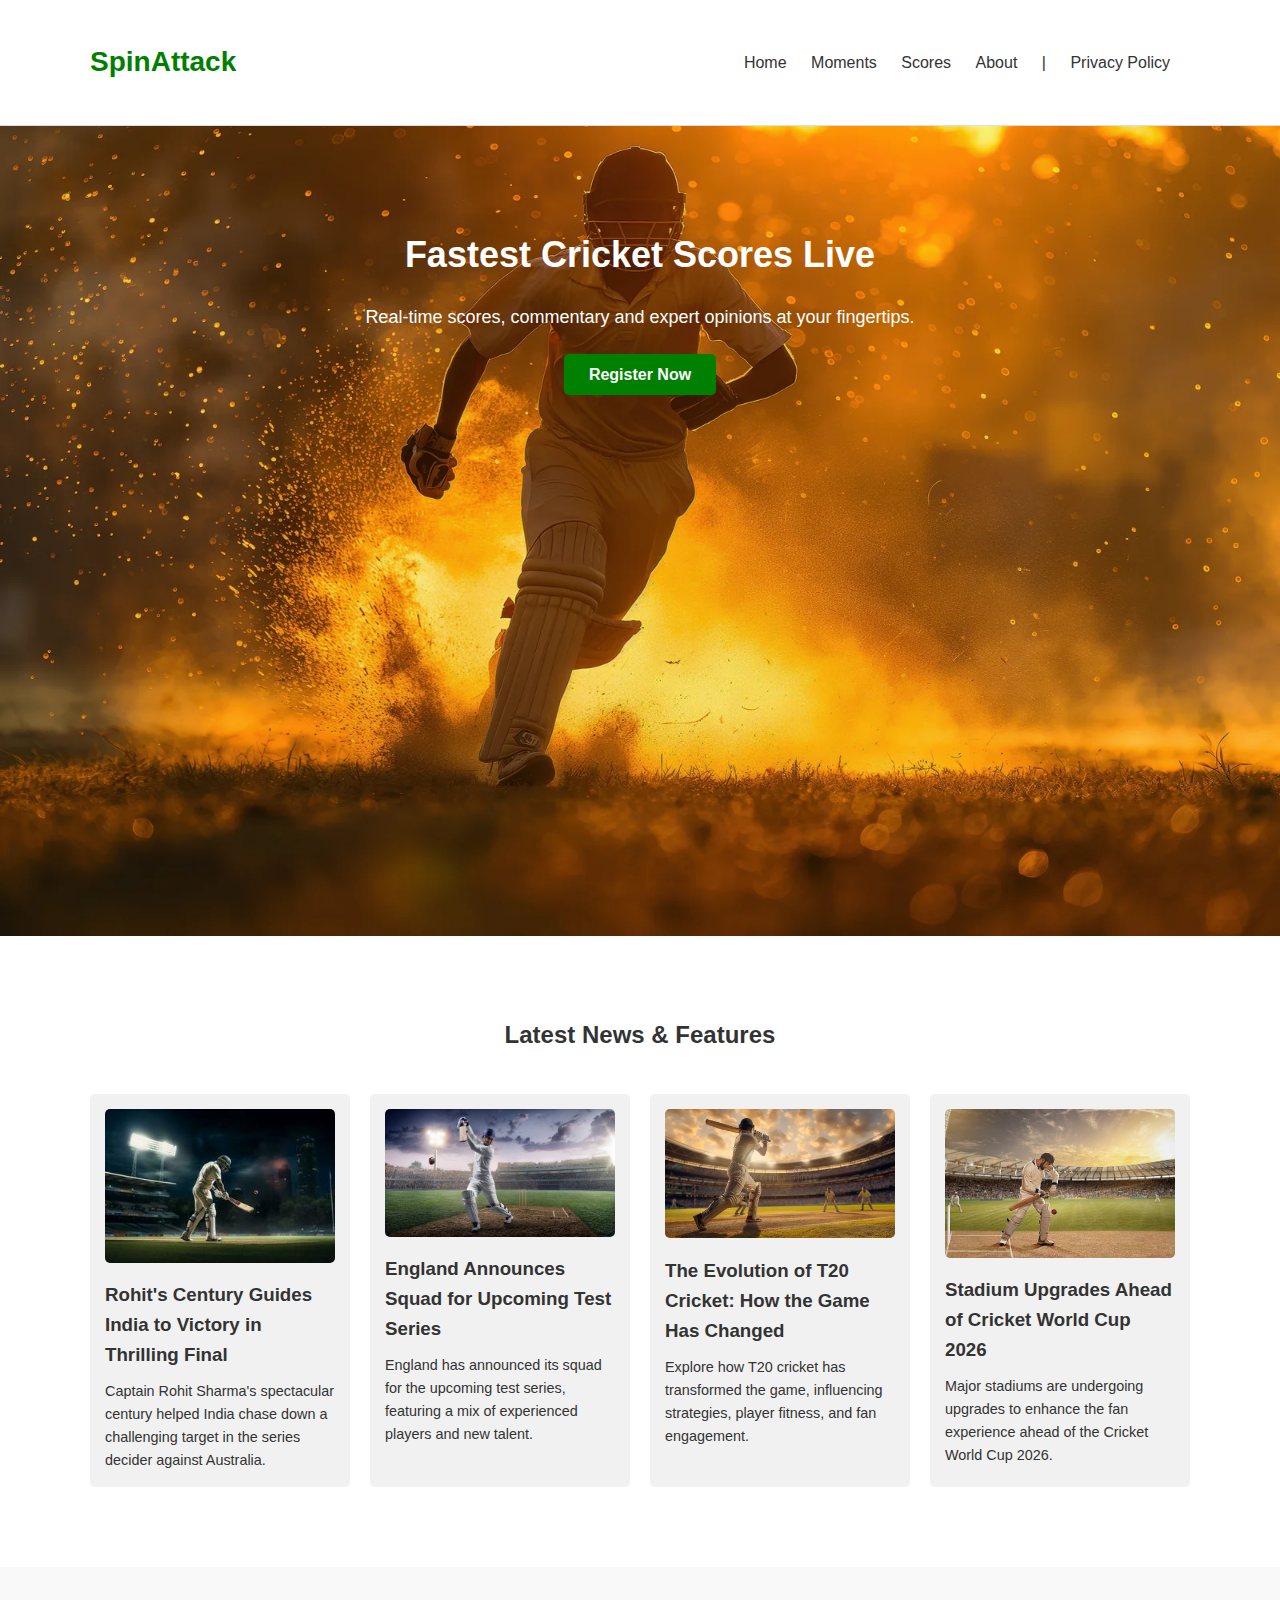
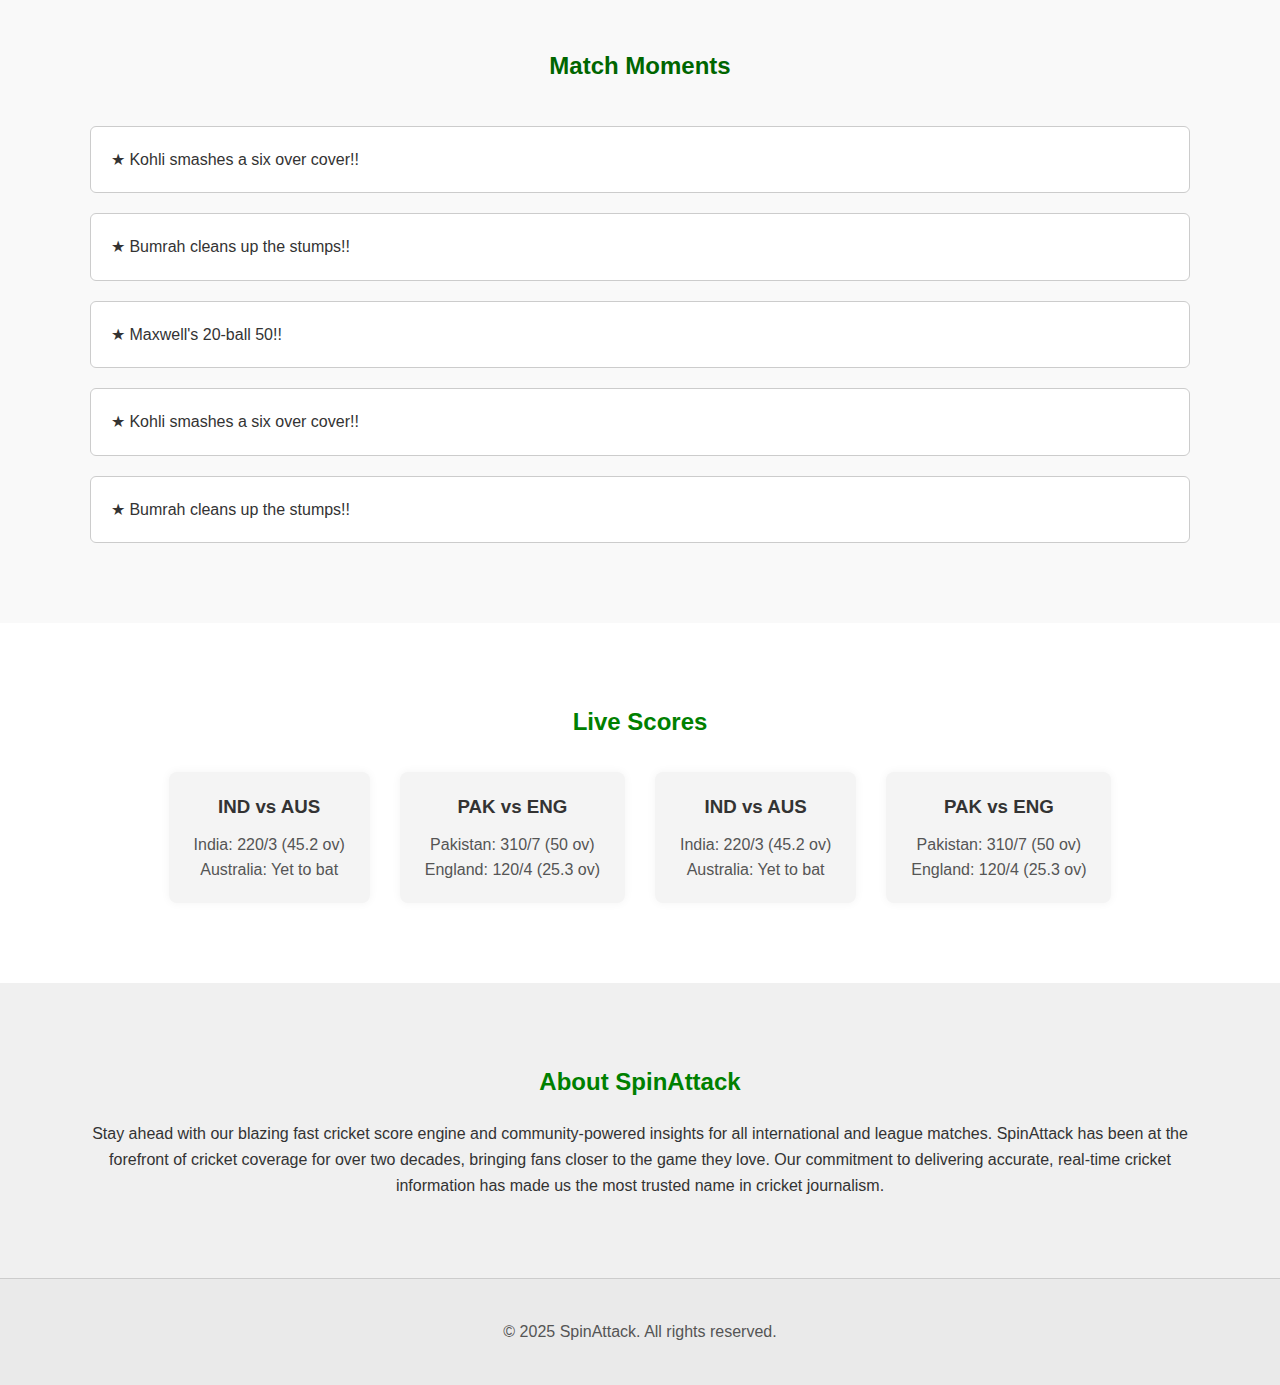
<file: index.html>
<!DOCTYPE html>
<html lang="en">
<head>
  <meta charset="UTF-8" />
  <meta name="viewport" content="width=device-width, initial-scale=1.0"/>
  <title>SpinAttack</title>
  <link rel="stylesheet" href="style.css" />
</head>
<body>
  <header>
    <div class="container header-content">
      <h1>SpinAttack</h1>
      <nav>
        <a href="#">Home</a>
        <a href="#">Moments</a>
        <a href="#scores">Scores</a>
        <a href="#about">About</a>
        <a> | </a>
        <a href="privacy-policy.html">Privacy Policy</a>
      </nav>
    </div>
  </header>

  <section class="hero">
    <div class="container">
      <div class="hero-content">
        <div class="text">
          <h2>Fastest Cricket Scores Live</h2>
          <p>Real-time scores, commentary and expert opinions at your fingertips.</p>
          <a href="#" class="btn">Register Now</a>
        </div>
      </div>
    </div>
  </section>

  <section class="news">
    <div class="container">
      <h2>Latest News & Features</h2>
      <div class="news-grid">
        <article>
          <img src="images/news-1.jpeg" alt="News 1">
          <h3>Rohit's Century Guides India to Victory in Thrilling Final</h3>
          <p>Captain Rohit Sharma's spectacular century helped India chase down a challenging target in the series decider against Australia.</p>
        </article>
        <article>
          <img src="images/news-2.jpg" alt="News 2">
          <h3>England Announces Squad for Upcoming Test Series</h3>
          <p>England has announced its squad for the upcoming test series, featuring a mix of experienced players and new talent.</p>
        </article>
        <article>
          <img src="images/news-3.webp" alt="News 3">
          <h3>The Evolution of T20 Cricket: How the Game Has Changed</h3>
          <p>Explore how T20 cricket has transformed the game, influencing strategies, player fitness, and fan engagement.</p>
        </article>
        <article>
          <img src="images/news-4.jpg" alt="News 4">
          <h3>Stadium Upgrades Ahead of Cricket World Cup 2026</h3>
          <p>Major stadiums are undergoing upgrades to enhance the fan experience ahead of the Cricket World Cup 2026.</p>
        </article>
      </div>
    </div>
  </section>



<section id="moments" class="section moments">
    <div class="container">
      <h2>Match Moments</h2>
      <div class="moment-carousel">
        <div class="moment-card">★ Kohli smashes a six over cover!!</div>
        <div class="moment-card">★ Bumrah cleans up the stumps!!</div>
        <div class="moment-card">★ Maxwell's 20-ball 50!!</div>
        <div class="moment-card">★ Kohli smashes a six over cover!!</div>
        <div class="moment-card">★ Bumrah cleans up the stumps!!</div>
      </div>
    </div>
  </section> <!--  -->





  <!-- ✅ NEW SECTION -->
  <section id="scores" class="scores">
    <div class="container">
      <h2>Live Scores</h2>
      <div class="score-cards">
        <div class="score-card">
          <h3>IND vs AUS</h3>
          <p>India: 220/3 (45.2 ov)</p>
          <p>Australia: Yet to bat</p>
        </div>
        <div class="score-card">
          <h3>PAK vs ENG</h3>
          <p>Pakistan: 310/7 (50 ov)</p>
          <p>England: 120/4 (25.3 ov)</p>
        </div>

        <div class="score-card">
          <h3>IND vs AUS</h3>
          <p>India: 220/3 (45.2 ov)</p>
          <p>Australia: Yet to bat</p>
        </div>
        <div class="score-card">
          <h3>PAK vs ENG</h3>
          <p>Pakistan: 310/7 (50 ov)</p>
          <p>England: 120/4 (25.3 ov)</p>
        </div>
      </div>
    </div>
  </section>  <!---->


  <section id="about" class="about">
    <div class="container about-content">
      <div class="text">
        <h2>About SpinAttack</h2>
        <p>Stay ahead with our blazing fast cricket score engine and community-powered insights for all international and league matches. SpinAttack has been at the forefront of cricket coverage for over two decades, bringing fans closer to the game they love. Our commitment to delivering accurate, real-time cricket information has made us the most trusted name in cricket journalism.</p>
      </div>
    </div>
  </section> <!-- -->

  <footer>
    <div class="container">
      <p>© 2025 SpinAttack. All rights reserved.</p>
    </div>
  </footer>
</body>
</html>
</file>
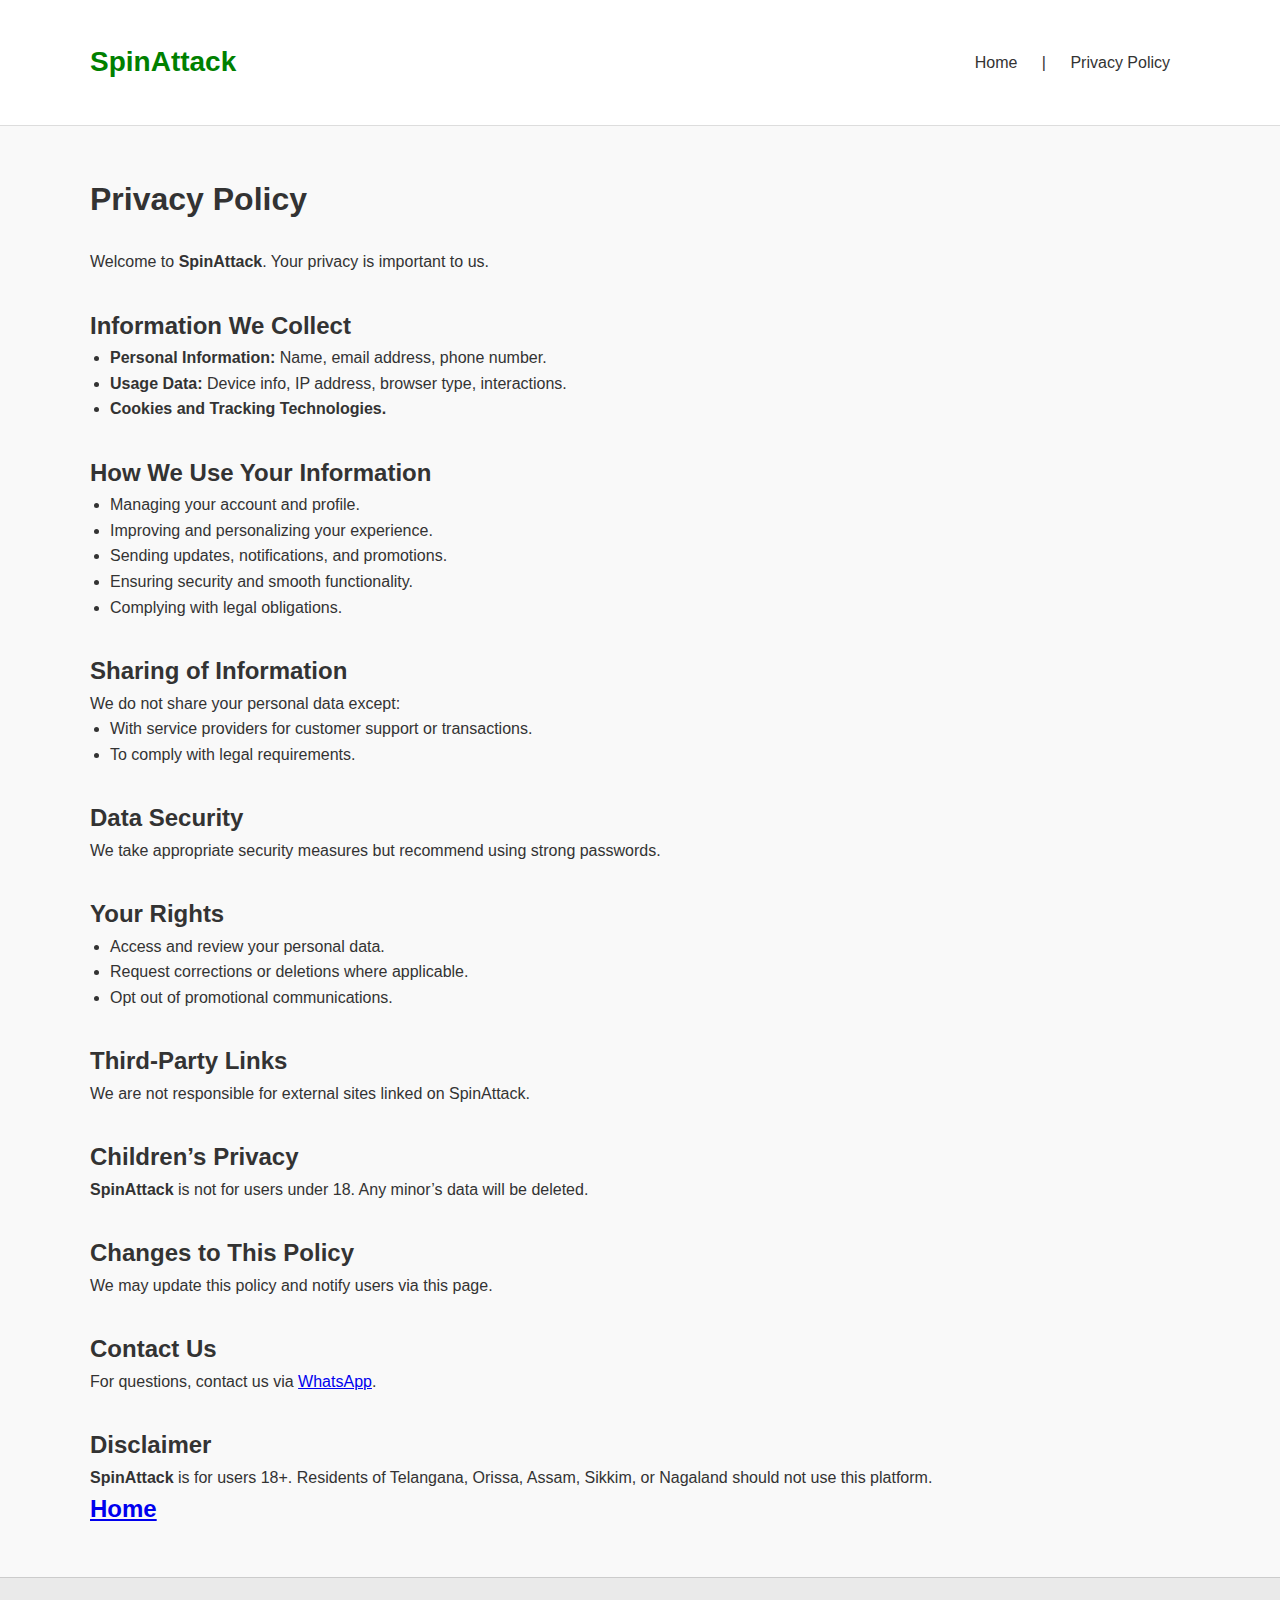
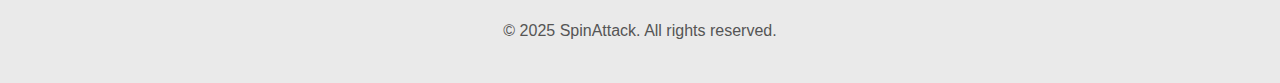
<file: privacy-policy.html>
<!-- privacy-policy.html -->
<!DOCTYPE html>
<html lang="en">
<head>
  <meta charset="UTF-8" />
  <meta name="viewport" content="width=device-width, initial-scale=1.0" />
  <title>Privacy Policy</title>
  <link rel="stylesheet" href="style.css" />
</head>
<body>
    <!-- Header -->
 <header>
    <div class="container">
      <h1>SpinAttack</h1>
      <nav>
        <ul>
          <a href="index.html">Home</a>
           <a> | </a>
        <a href="privacy-policy.html">Privacy Policy</a>
        </ul>
      </nav>
    </div>
  </header>


  <!-- Privacy Policy Section -->
  <section class="container" style="padding: 48px 0;">
    <h1 style="margin-bottom: 24px;">Privacy Policy</h1>

    <p>Welcome to <strong>SpinAttack</strong>. Your privacy is important to us.</p>

    <h2 style="margin-top: 32px;">Information We Collect</h2>
    <ul style="margin-left: 20px;">
      <li><strong>Personal Information:</strong> Name, email address, phone number.</li>
      <li><strong>Usage Data:</strong> Device info, IP address, browser type, interactions.</li>
      <li><strong>Cookies and Tracking Technologies.</strong></li>
    </ul>

    <h2 style="margin-top: 32px;">How We Use Your Information</h2>
    <ul style="margin-left: 20px;">
      <li>Managing your account and profile.</li>
      <li>Improving and personalizing your experience.</li>
      <li>Sending updates, notifications, and promotions.</li>
      <li>Ensuring security and smooth functionality.</li>
      <li>Complying with legal obligations.</li>
    </ul>

    <h2 style="margin-top: 32px;">Sharing of Information</h2>
    <p>We do not share your personal data except:</p>
    <ul style="margin-left: 20px;">
      <li>With service providers for customer support or transactions.</li>
      <li>To comply with legal requirements.</li>
    </ul>

    <h2 style="margin-top: 32px;">Data Security</h2>
    <p>We take appropriate security measures but recommend using strong passwords.</p>

    <h2 style="margin-top: 32px;">Your Rights</h2>
    <ul style="margin-left: 20px;">
      <li>Access and review your personal data.</li>
      <li>Request corrections or deletions where applicable.</li>
      <li>Opt out of promotional communications.</li>
    </ul>

    <h2 style="margin-top: 32px;">Third-Party Links</h2>
    <p>We are not responsible for external sites linked on SpinAttack.</p>

    <h2 style="margin-top: 32px;">Children’s Privacy</h2>
    <p><strong>SpinAttack</strong> is not for users under 18. Any minor’s data will be deleted.</p>

    <h2 style="margin-top: 32px;">Changes to This Policy</h2>
    <p>We may update this policy and notify users via this page.</p>

    <h2 style="margin-top: 32px;">Contact Us</h2>
    <p>For questions, contact us via <a href="https://wa.link/googleads67" target="_blank">WhatsApp</a>.</p>

    <h2 style="margin-top: 32px;">Disclaimer</h2>
    <p><strong>SpinAttack</strong> is for users 18+. Residents of Telangana, Orissa, Assam, Sikkim, or Nagaland should not use this platform.</p>
     <a href="index.html">
      <h2>Home</h2>

    </a>
  </section>

  <!-- Footer -->
  <footer>
    <div class="container">
      <p>&copy; 2025 SpinAttack. All rights reserved.</p>
    </div>
  </footer>
</body>
</html>
</file>
<file: style.css>
* {
  margin: 0;
  padding: 0;
  box-sizing: border-box;
}

body {
  font-family: 'Segoe UI', sans-serif;
  background-color: #f9f9f9;
  color: #333;
  line-height: 1.6;
}

.container {
  width: 90%;
  max-width: 1100px;
  margin: 0 auto;
  padding: 20px 0;
}

/* Header */
header {
  background-color: #ffffff;
  padding: 20px 0;
  border-bottom: 1px solid #ddd;
}
header .container{
  display: flex;
  justify-content: space-between;
}

header h1 {
  font-size: 28px;
  color: #008000;
}

nav {
  margin-top: 10px;
}

nav a {
  color: #333;
  margin-right: 20px;
  text-decoration: none;
  font-weight: 500;
}

nav a:hover {
  color: #008000;
}

/* Hero */
.hero {
  height: 90vh;

  text-align: center;
  padding: 80px 0;
  background: url(./images/fimnallllllllllllll.webp);
  background-size: 100% 100%;
}

.hero h2 {
  color: white;
  font-size: 36px;
  margin-bottom: 20px;
}

.hero p {
  color: white;
  font-size: 18px;
  margin-bottom: 30px;
}

.btn {
  background-color: #008000;
  color: white;
  padding: 12px 25px;
  text-decoration: none;
  border-radius: 5px;
  font-weight: bold;
  transition: background 0.3s;
}

.btn:hover {
  background-color: #006600;
}



/* News Section */
.news {
  padding: 60px 0;
  background-color: #fff;
}

.news h2 {
  text-align: center;
  margin-bottom: 40px;
}

.news-grid {
  display: grid;
  grid-template-columns: repeat(auto-fit, minmax(250px, 1fr));
  gap: 20px;
}

.news-grid article {
  background-color: #f1f1f1;
  padding: 15px;
  border-radius: 5px;
}

.news-grid img {
  width: 100%;
  border-radius: 5px;
  margin-bottom: 10px;
}

.news-grid h3 {
  margin-bottom: 10px;
}

.news-grid p {
  font-size: 0.9em;
}



/* Moments */
.section {
  padding: 60px 0;
}

.section h2 {
  text-align: center;
  margin-bottom: 40px;
  color: #006600;
}
.moment-carousel {
  display: flex;
  flex-direction: column;
  gap: 20px;
}

.moment-card {
  background: #ffffff;
  min-width: 250px;
  padding: 20px;
  border-radius: 6px;
  border: 1px solid #ccc;
  /* border-left: 4px solid ;*/
} 

.moment-card:hover{
  box-shadow: 2px 2px 5px rgba(0,0,0,0.1);
   border-left: 5px solid #006600;
}






/* About Section */
.about {
  background-color: #f0f0f0;
  padding: 60px 0;
  text-align: center;
}

.about h2 {
  margin-bottom: 20px;
  color: #008000;
}





/* Footer */
footer {
  background-color: #eaeaea;
  text-align: center;
  padding: 20px 0;
  border-top: 1px solid #ccc;
}

footer p {
  color: #555;
}










/* Live Scores Section */
.scores {
  background-color: #ffffff;
  padding: 60px 0;
  text-align: center;
}

.scores h2 {
  color: #008000;
  margin-bottom: 30px;
}

.score-cards {
  display: flex;
  flex-wrap: wrap;
  gap: 30px;
  justify-content: center;
}

.score-card {
  background-color: #f4f4f4;
  padding: 20px 25px;
  border-radius: 8px;
  box-shadow: 0 0 10px rgba(0,0,0,0.05);
  max-width: 300px;
}

.score-card h3 {
  color: #333;
  margin-bottom: 10px;
}

.score-card p {
  color: #555;
}
</file>
